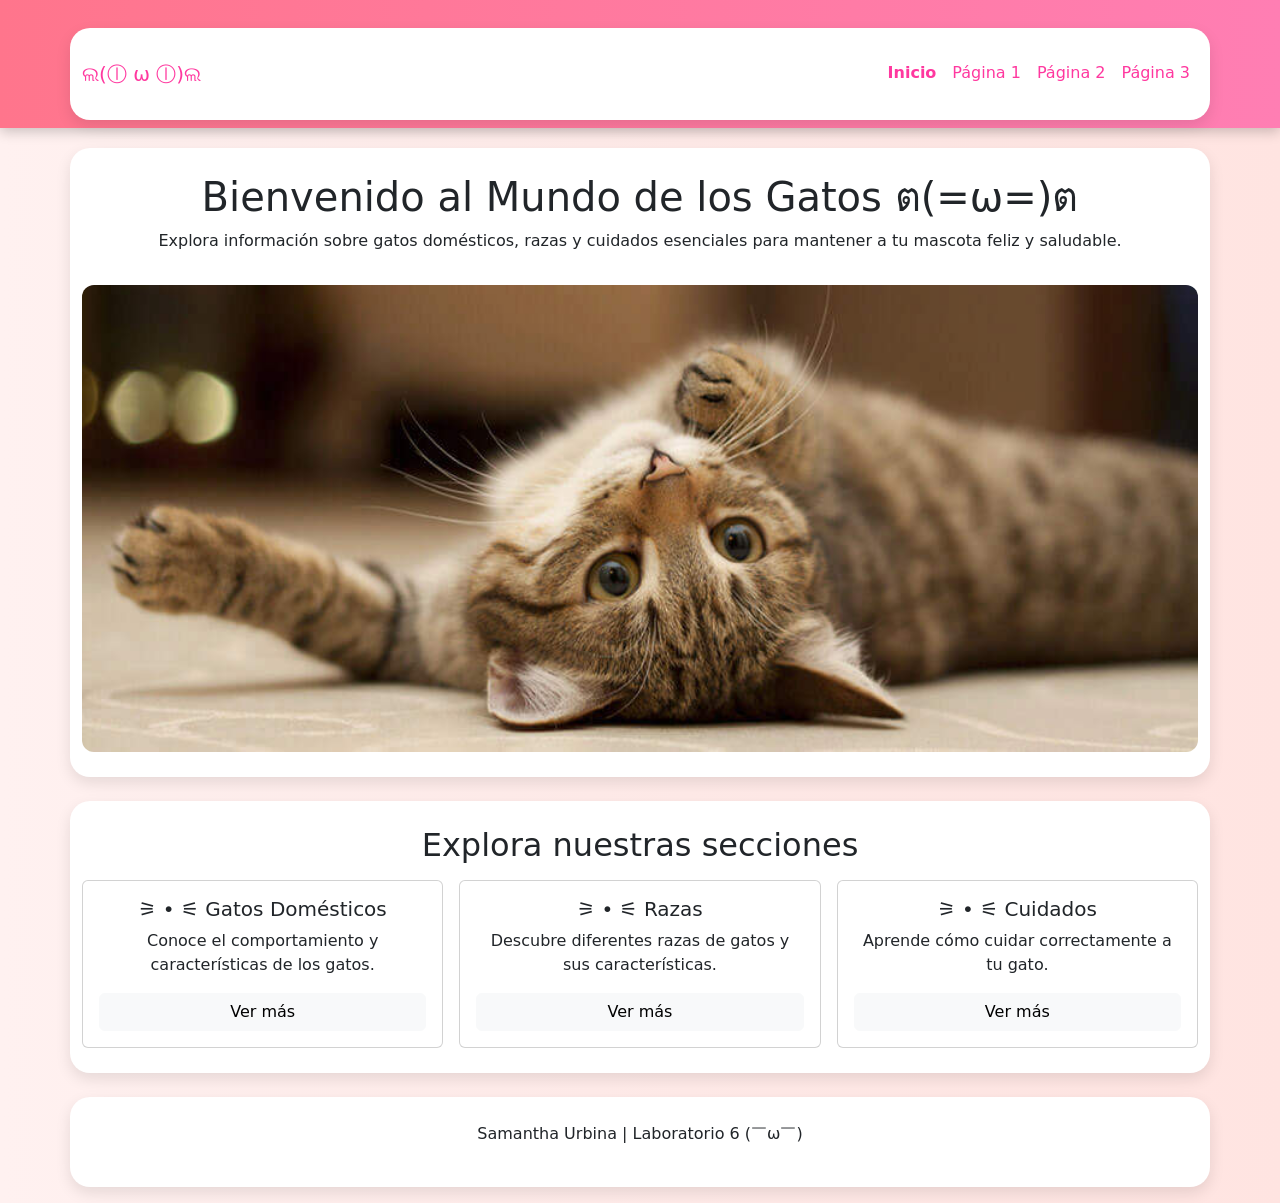
<file: index.html>
<!doctype html>
<html lang="es">
  <head>
    <meta charset="UTF-8" />
    <title>Inicio - Mundo de los Gatos</title>

    <link rel="stylesheet" href="styles.css" />
    <link
      href="https://cdn.jsdelivr.net/npm/bootstrap@5.3.0/dist/css/bootstrap.min.css"
      rel="stylesheet"
    />
  </head>

  <body>
    <nav class="navbar navbar-expand-lg">
      <div class="container">
        <a class="navbar-brand" href="index.html">ଲ(ⓛ ω ⓛ)ଲ</a>

        <button
          class="navbar-toggler"
          type="button"
          data-bs-toggle="collapse"
          data-bs-target="#menu"
        >
          <span class="navbar-toggler-icon"></span>
        </button>

        <div class="collapse navbar-collapse" id="menu">
          <div class="navbar-nav ms-auto">
            <a class="nav-link active" href="index.html">Inicio</a>
            <a class="nav-link" href="pagina1.html">Página 1</a>
            <a class="nav-link" href="pagina2.html">Página 2</a>
            <a class="nav-link" href="pagina3.html">Página 3</a>
          </div>
        </div>
      </div>
    </nav>

    <div class="container text-center">
      <h1>Bienvenido al Mundo de los Gatos ต(=ω=)ต</h1>

      <p>
        Explora información sobre gatos domésticos, razas y cuidados esenciales
        para mantener a tu mascota feliz y saludable.
      </p>

      <img src="img/catt.jpg" class="img-fluid mt-3" />
    </div>

    <div class="container mt-4">
      <h2 class="text-center mb-3">Explora nuestras secciones</h2>

      <div class="row g-3">
        <div class="col-md-4">
          <div class="card text-center p-3">
            <h5>⚞ • ⚟ Gatos Domésticos</h5>
            <p>Conoce el comportamiento y características de los gatos.</p>
            <a href="pagina1.html" class="btn btn-light">Ver más</a>
          </div>
        </div>

        <div class="col-md-4">
          <div class="card text-center p-3">
            <h5>⚞ • ⚟ Razas</h5>
            <p>Descubre diferentes razas de gatos y sus características.</p>
            <a href="pagina2.html" class="btn btn-light">Ver más</a>
          </div>
        </div>

        <div class="col-md-4">
          <div class="card text-center p-3">
            <h5>⚞ • ⚟ Cuidados</h5>
            <p>Aprende cómo cuidar correctamente a tu gato.</p>
            <a href="pagina3.html" class="btn btn-light">Ver más</a>
          </div>
        </div>
      </div>
    </div>

    <div class="container text-center mt-4 mb-3">
      <p>Samantha Urbina | Laboratorio 6 (￣ω￣)</p>
    </div>

    <script src="https://cdn.jsdelivr.net/npm/bootstrap@5.3.0/dist/js/bootstrap.bundle.min.js"></script>
  </body>
</html>
</file>
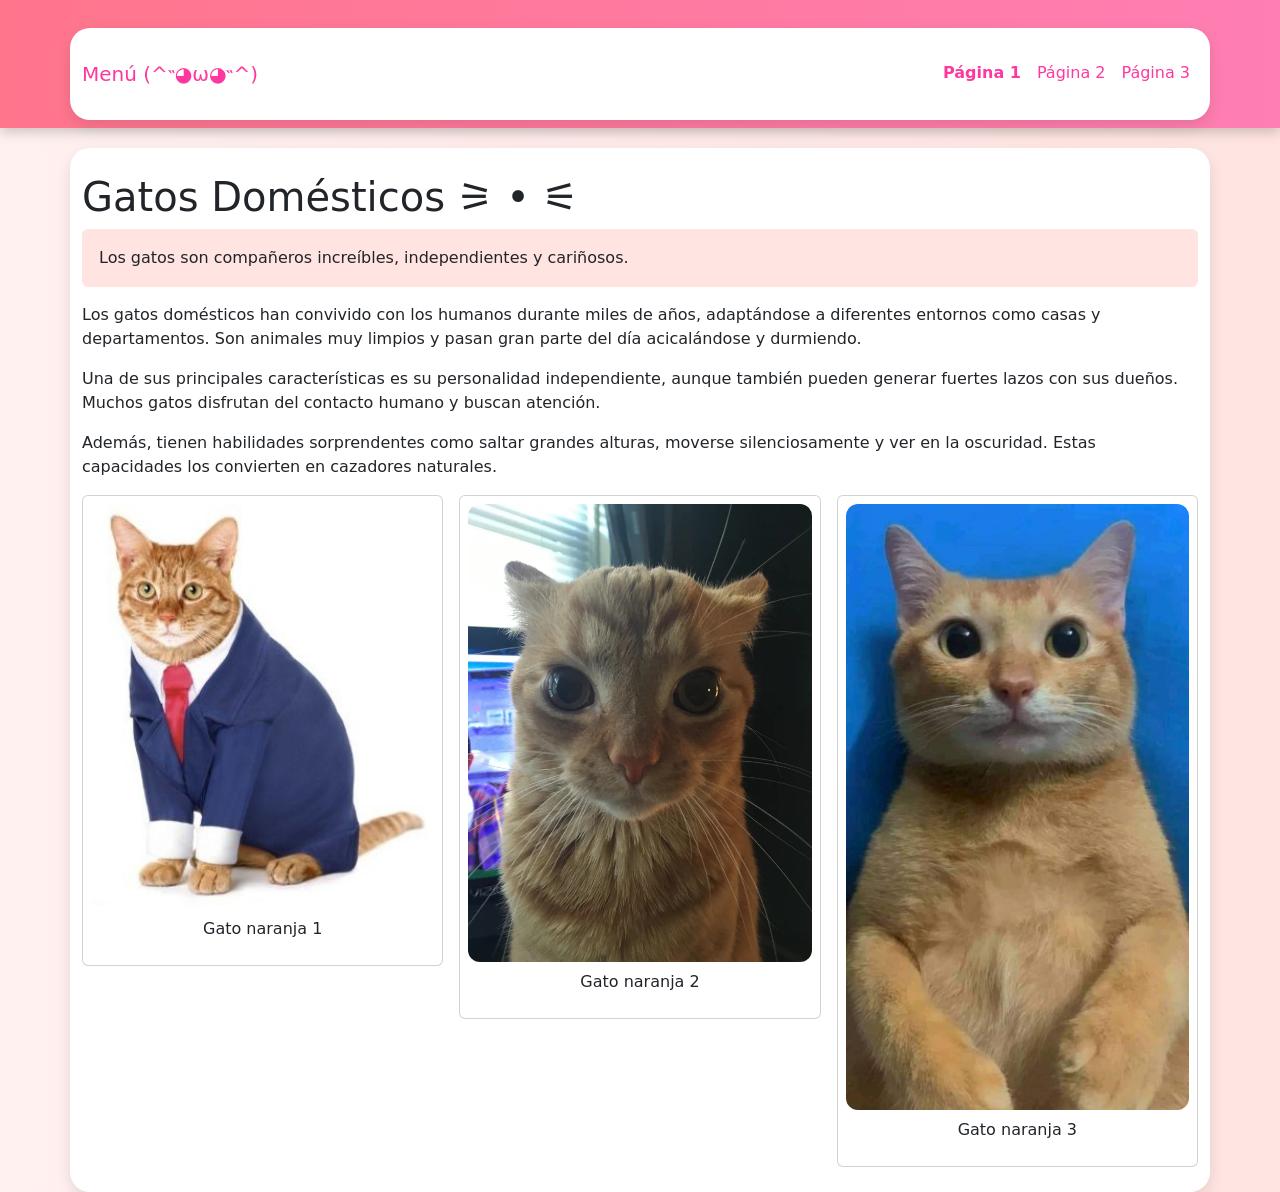
<file: pagina1.html>
<!doctype html>
<html lang="es">
  <head>
    <meta charset="UTF-8" />
    <title>Página 1</title>

    <link rel="stylesheet" href="styles.css" />
    <link
      href="https://cdn.jsdelivr.net/npm/bootstrap@5.3.0/dist/css/bootstrap.min.css"
      rel="stylesheet"
    />
  </head>

  <body>
    <nav class="navbar navbar-expand-lg">
      <div class="container">
        <a class="navbar-brand" href="index.html">Menú (^˵◕ω◕˵^)</a>

        <button
          class="navbar-toggler"
          type="button"
          data-bs-toggle="collapse"
          data-bs-target="#menu"
        >
          <span class="navbar-toggler-icon"></span>
        </button>

        <div class="collapse navbar-collapse" id="menu">
          <div class="navbar-nav ms-auto">
            <a class="nav-link active" href="pagina1.html">Página 1</a>
            <a class="nav-link" href="pagina2.html">Página 2</a>
            <a class="nav-link" href="pagina3.html">Página 3</a>
          </div>
        </div>
      </div>
    </nav>

    <div class="container">
      <h1>Gatos Domésticos ⚞ • ⚟</h1>

      <div class="alert" style="background: #ffe4e1">
        Los gatos son compañeros increíbles, independientes y cariñosos.
      </div>

      <p>
        Los gatos domésticos han convivido con los humanos durante miles de
        años, adaptándose a diferentes entornos como casas y departamentos. Son
        animales muy limpios y pasan gran parte del día acicalándose y
        durmiendo.
      </p>

      <p>
        Una de sus principales características es su personalidad independiente,
        aunque también pueden generar fuertes lazos con sus dueños. Muchos gatos
        disfrutan del contacto humano y buscan atención.
      </p>

      <p>
        Además, tienen habilidades sorprendentes como saltar grandes alturas,
        moverse silenciosamente y ver en la oscuridad. Estas capacidades los
        convierten en cazadores naturales.
      </p>

      <div class="row g-3">
        <div class="col-md-4">
          <div class="card p-2">
            <img src="img/cat0.jpg" />
            <p class="text-center mt-2">Gato naranja 1</p>
          </div>
        </div>

        <div class="col-md-4">
          <div class="card p-2">
            <img src="img/cat2.webp" />
            <p class="text-center mt-2">Gato naranja 2</p>
          </div>
        </div>

        <div class="col-md-4">
          <div class="card p-2">
            <img src="img/cat3.jpg" />
            <p class="text-center mt-2">Gato naranja 3</p>
          </div>
        </div>
      </div>
    </div>
  </body>
</html>
</file>
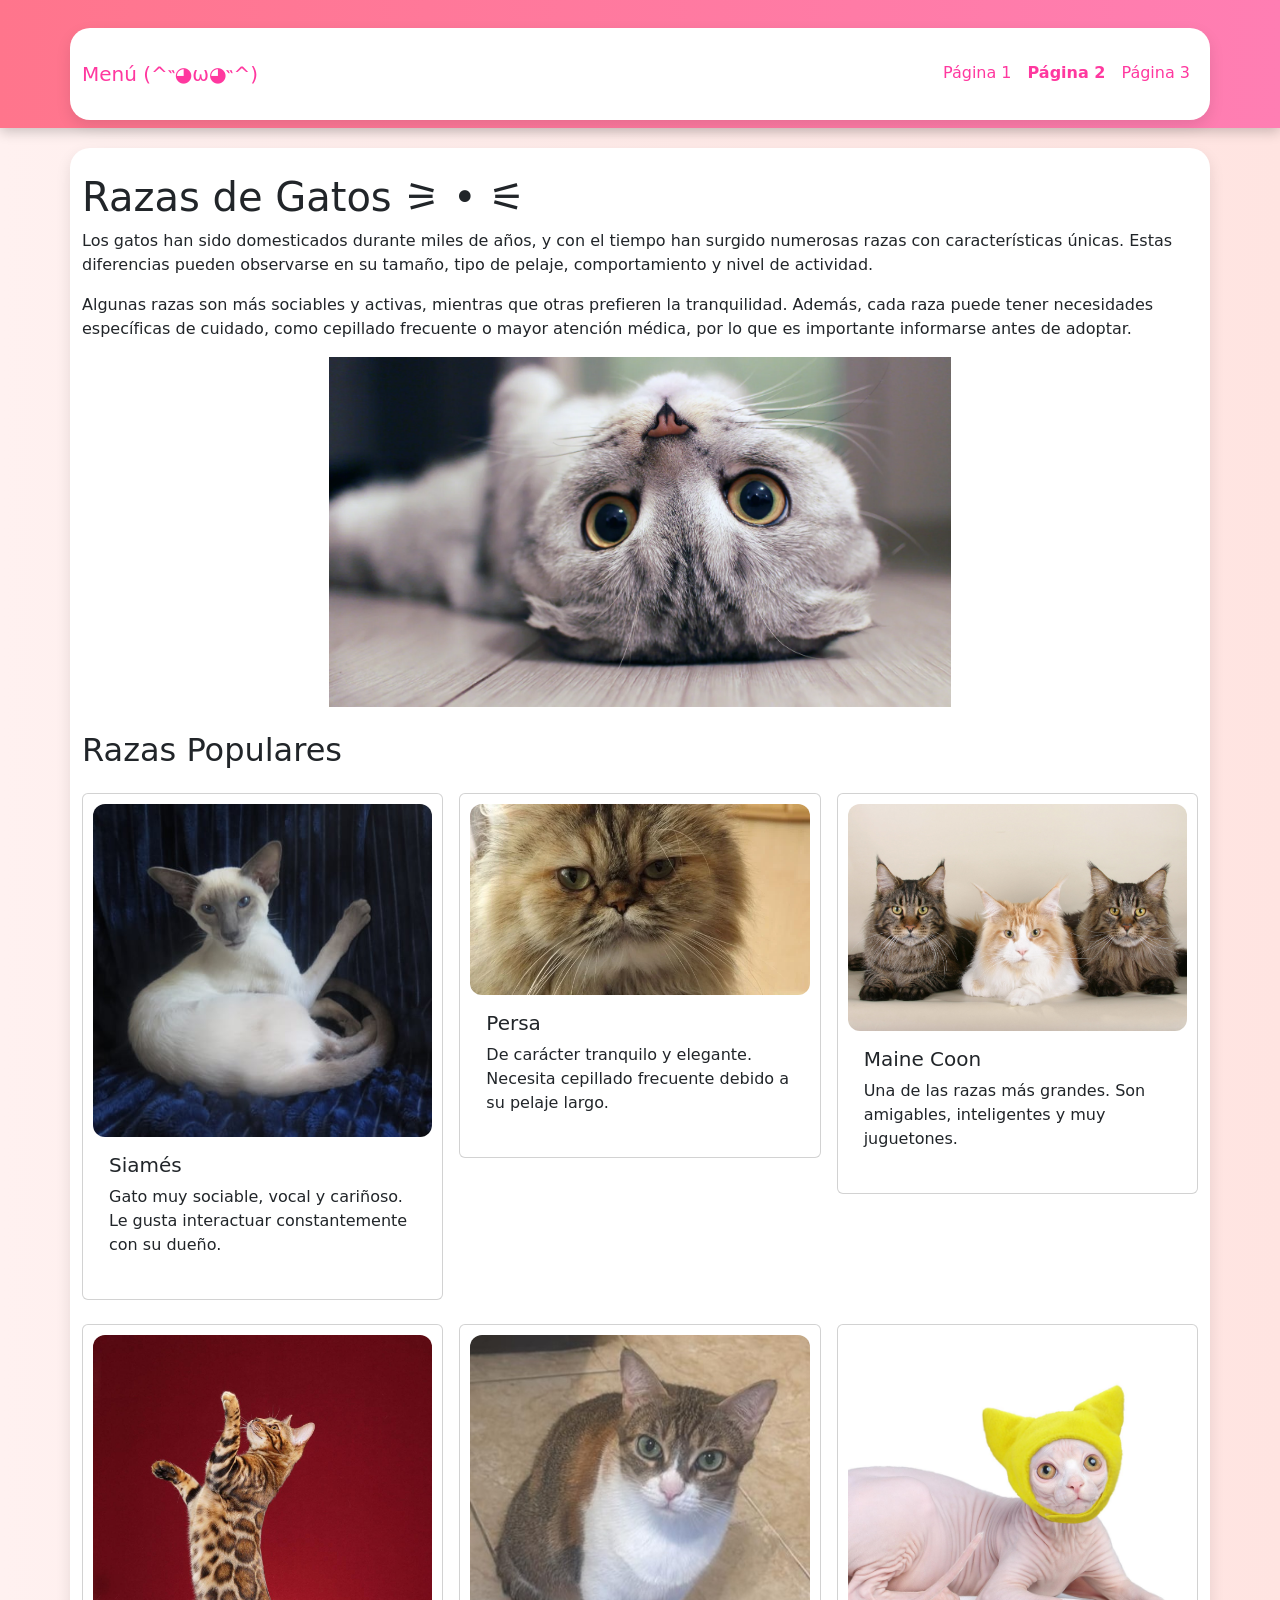
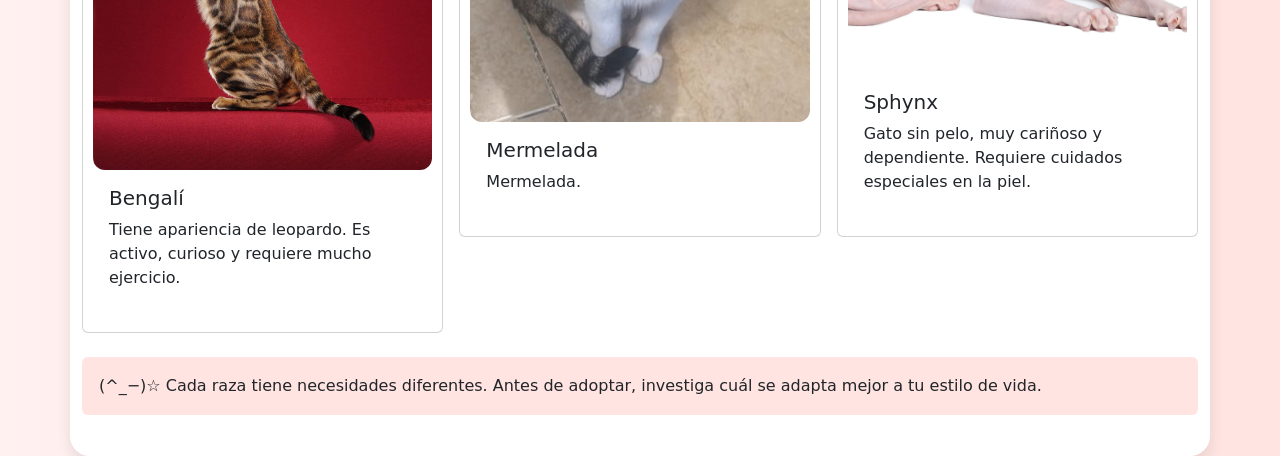
<file: pagina2.html>
<!doctype html>
<html lang="es">
  <head>
    <meta charset="UTF-8" />
    <title>Página 2 - Razas de gatos</title>

    <link rel="stylesheet" href="styles.css" />
    <link
      href="https://cdn.jsdelivr.net/npm/bootstrap@5.3.0/dist/css/bootstrap.min.css"
      rel="stylesheet"
    />
  </head>

  <body>
    <nav class="navbar navbar-expand-lg">
      <div class="container">
        <a class="navbar-brand" href="index.html">Menú (^˵◕ω◕˵^)</a>

        <button
          class="navbar-toggler"
          type="button"
          data-bs-toggle="collapse"
          data-bs-target="#menu"
        >
          <span class="navbar-toggler-icon"></span>
        </button>

        <div class="collapse navbar-collapse" id="menu">
          <div class="navbar-nav ms-auto">
            <a class="nav-link" href="pagina1.html">Página 1</a>
            <a class="nav-link active" href="pagina2.html">Página 2</a>
            <a class="nav-link" href="pagina3.html">Página 3</a>
          </div>
        </div>
      </div>
    </nav>

    <div class="container">
      <h1>Razas de Gatos ⚞ • ⚟</h1>

      <p>
        Los gatos han sido domesticados durante miles de años, y con el tiempo
        han surgido numerosas razas con características únicas. Estas
        diferencias pueden observarse en su tamaño, tipo de pelaje,
        comportamiento y nivel de actividad.
      </p>

      <p>
        Algunas razas son más sociables y activas, mientras que otras prefieren
        la tranquilidad. Además, cada raza puede tener necesidades específicas
        de cuidado, como cepillado frecuente o mayor atención médica, por lo que
        es importante informarse antes de adoptar.
      </p>

      <div id="carouselExample" class="carousel slide mt-3">
        <div class="carousel-inner">
          <div class="carousel-item active">
            <img src="img/cat1.webp" class="d-block w-100" />
          </div>
        </div>
      </div>

      <h2 class="mt-4">Razas Populares</h2>

      <div class="row g-3 mt-2">
        <div class="col-md-4">
          <div class="card">
            <img src="img/gatosiameschistoso.jpg" />
            <div class="card-body">
              <h5>Siamés</h5>
              <p>
                Gato muy sociable, vocal y cariñoso. Le gusta interactuar
                constantemente con su dueño.
              </p>
            </div>
          </div>
        </div>

        <div class="col-md-4">
          <div class="card">
            <img src="img/persa.webp" />
            <div class="card-body">
              <h5>Persa</h5>
              <p>
                De carácter tranquilo y elegante. Necesita cepillado frecuente
                debido a su pelaje largo.
              </p>
            </div>
          </div>
        </div>

        <div class="col-md-4">
          <div class="card">
            <img src="img/lospapusyyo.jpg" />
            <div class="card-body">
              <h5>Maine Coon</h5>
              <p>
                Una de las razas más grandes. Son amigables, inteligentes y muy
                juguetones.
              </p>
            </div>
          </div>
        </div>
      </div>

      <div class="row g-3 mt-2">
        <div class="col-md-4">
          <div class="card">
            <img src="img/bengali.jpg" />
            <div class="card-body">
              <h5>Bengalí</h5>
              <p>
                Tiene apariencia de leopardo. Es activo, curioso y requiere
                mucho ejercicio.
              </p>
            </div>
          </div>
        </div>

        <div class="col-md-4">
          <div class="card">
            <img src="img/jamthecat.jpg" />
            <div class="card-body">
              <h5>Mermelada</h5>
              <p>Mermelada.</p>
            </div>
          </div>
        </div>

        <div class="col-md-4">
          <div class="card">
            <img src="img/gatopelon.jpg" />
            <div class="card-body">
              <h5>Sphynx</h5>
              <p>
                Gato sin pelo, muy cariñoso y dependiente. Requiere cuidados
                especiales en la piel.
              </p>
            </div>
          </div>
        </div>
      </div>

      <div class="alert mt-4" style="background: #ffe4e1">
        (^_−)☆ Cada raza tiene necesidades diferentes. Antes de adoptar,
        investiga cuál se adapta mejor a tu estilo de vida.
      </div>
    </div>

    <script src="https://cdn.jsdelivr.net/npm/bootstrap@5.3.0/dist/js/bootstrap.bundle.min.js"></script>
  </body>
</html>
</file>
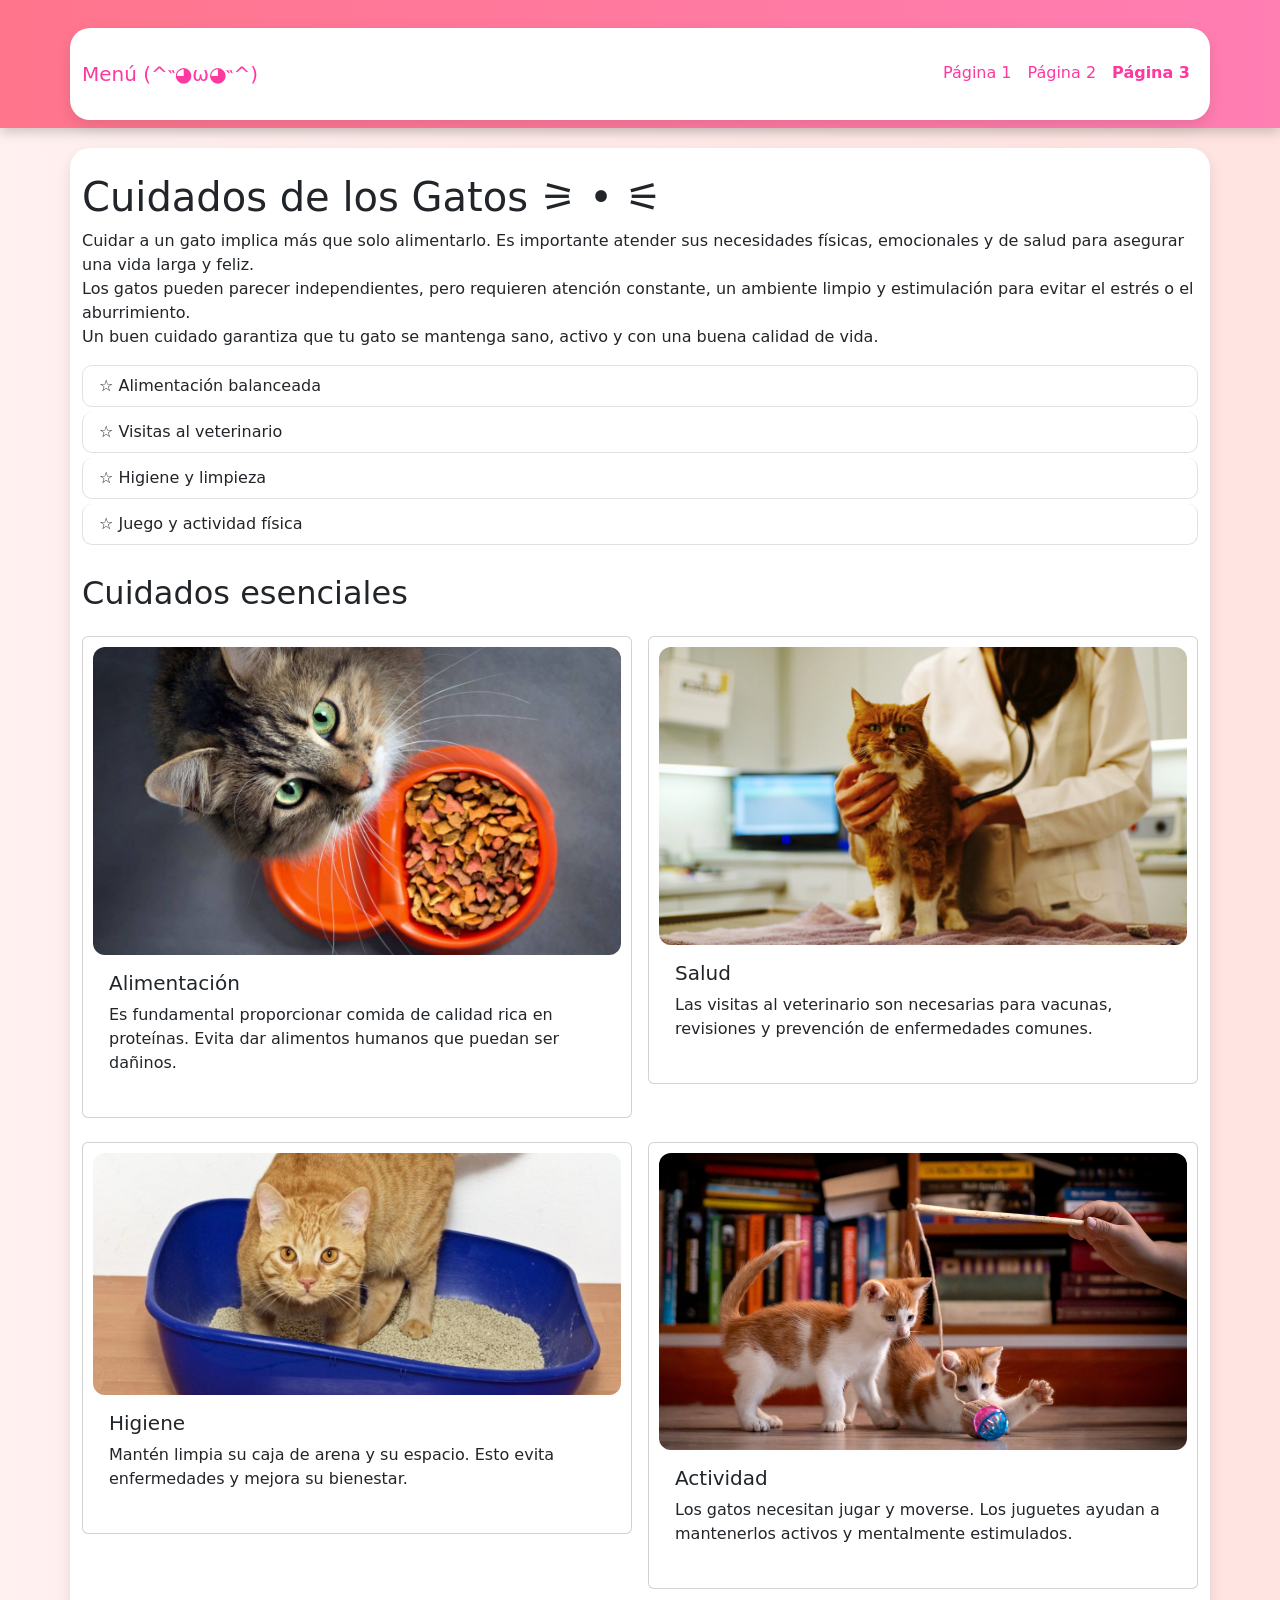
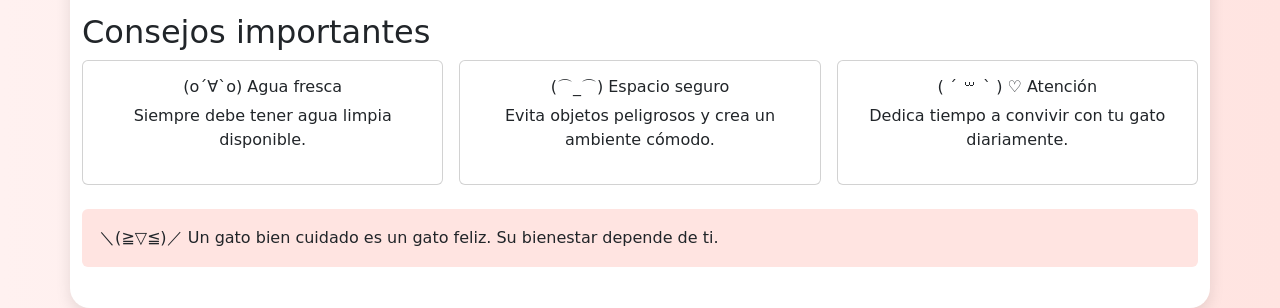
<file: pagina3.html>
<!doctype html>
<html lang="es">
  <head>
    <meta charset="UTF-8" />
    <title>Página 3 - Cuidados de gatos</title>

    <link rel="stylesheet" href="styles.css" />
    <link
      href="https://cdn.jsdelivr.net/npm/bootstrap@5.3.0/dist/css/bootstrap.min.css"
      rel="stylesheet"
    />
  </head>

  <body>
    <nav class="navbar navbar-expand-lg">
      <div class="container">
        <a class="navbar-brand" href="index.html">Menú (^˵◕ω◕˵^)</a>

        <button
          class="navbar-toggler"
          type="button"
          data-bs-toggle="collapse"
          data-bs-target="#menu"
        >
          <span class="navbar-toggler-icon"></span>
        </button>

        <div class="collapse navbar-collapse" id="menu">
          <div class="navbar-nav ms-auto">
            <a class="nav-link" href="pagina1.html">Página 1</a>
            <a class="nav-link" href="pagina2.html">Página 2</a>
            <a class="nav-link active" href="pagina3.html">Página 3</a>
          </div>
        </div>
      </div>
    </nav>

    <div class="container">
      <h1>Cuidados de los Gatos ⚞ • ⚟</h1>

      <p>
        Cuidar a un gato implica más que solo alimentarlo. Es importante atender
        sus necesidades físicas, emocionales y de salud para asegurar una vida
        larga y feliz. <br />
        Los gatos pueden parecer independientes, pero requieren atención
        constante, un ambiente limpio y estimulación para evitar el estrés o el
        aburrimiento.<br />Un buen cuidado garantiza que tu gato se mantenga
        sano, activo y con una buena calidad de vida.
      </p>

      <ul class="list-group mb-4">
        <li class="list-group-item">☆ Alimentación balanceada</li>
        <li class="list-group-item">☆ Visitas al veterinario</li>
        <li class="list-group-item">☆ Higiene y limpieza</li>
        <li class="list-group-item">☆ Juego y actividad física</li>
      </ul>

      <h2>Cuidados esenciales</h2>

      <div class="row g-3 mt-2">
        <div class="col-md-6">
          <div class="card">
            <img src="img/croqueta.jpg" />
            <div class="card-body">
              <h5>Alimentación</h5>
              <p>
                Es fundamental proporcionar comida de calidad rica en proteínas.
                Evita dar alimentos humanos que puedan ser dañinos.
              </p>
            </div>
          </div>
        </div>

        <div class="col-md-6">
          <div class="card">
            <img src="img/doctor.webp" />
            <div class="card-body">
              <h5>Salud</h5>
              <p>
                Las visitas al veterinario son necesarias para vacunas,
                revisiones y prevención de enfermedades comunes.
              </p>
            </div>
          </div>
        </div>
      </div>

      <div class="row g-3 mt-2">
        <div class="col-md-6">
          <div class="card">
            <img src="img/catkityycaaat.jpg" />
            <div class="card-body">
              <h5>Higiene</h5>
              <p>
                Mantén limpia su caja de arena y su espacio. Esto evita
                enfermedades y mejora su bienestar.
              </p>
            </div>
          </div>
        </div>

        <div class="col-md-6">
          <div class="card">
            <img src="img/meow.jpg" />
            <div class="card-body">
              <h5>Actividad</h5>
              <p>
                Los gatos necesitan jugar y moverse. Los juguetes ayudan a
                mantenerlos activos y mentalmente estimulados.
              </p>
            </div>
          </div>
        </div>
      </div>

      <h2 class="mt-4">Consejos importantes</h2>

      <div class="row g-3">
        <div class="col-md-4">
          <div class="card p-3 text-center">
            <h6>(o´∀`o) Agua fresca</h6>
            <p>Siempre debe tener agua limpia disponible.</p>
          </div>
        </div>

        <div class="col-md-4">
          <div class="card p-3 text-center">
            <h6>(⌒_⌒) Espacio seguro</h6>
            <p>Evita objetos peligrosos y crea un ambiente cómodo.</p>
          </div>
        </div>

        <div class="col-md-4">
          <div class="card p-3 text-center">
            <h6>( ´ ꒳ ` ) ♡ Atención</h6>
            <p>Dedica tiempo a convivir con tu gato diariamente.</p>
          </div>
        </div>
      </div>

      <div class="alert mt-4" style="background: #ffe4e1">
        ＼(≧▽≦)／ Un gato bien cuidado es un gato feliz. Su bienestar depende de
        ti.
      </div>
    </div>
  </body>
</html>
</file>
<file: styles.css>
body {
  background: linear-gradient(to right, #fff1f0, #ffe4e1);
  font-family: "Segoe UI", sans-serif;
  line-height: 1.5;
}

.navbar {
  background: linear-gradient(90deg, #ff758c, #ff7eb3);
  box-shadow: 0 4px 12px rgba(0, 0, 0, 0.2);
}

.navbar-brand,
.nav-link {
  color: #ff389f !important;
  font-weight: 500;
}

.nav-link:hover {
  color: #ffeaea !important;
  transform: scale(1.05);
}

.nav-link.active {
  font-weight: bold;
  border-bottom: 2px solid white;
}

.navbar-toggler {
  border-color: white;
}

.navbar-toggler-icon {
  filter: invert(1);
}

.container {
  background: white;
  padding: 25px;
  border-radius: 20px;
  margin-top: 20px;
  box-shadow: 0 6px 15px rgba(0, 0, 0, 0.1);
}

h1 {
  color: #ff5e78;
  font-weight: bold;
}

p {
  margin-bottom: 8px;
}

.card {
  border: none;
  border-radius: 15px;
  padding: 10px;
  background: #fff5f7;
  transition: 0.3s;
}

.card:hover {
  transform: translateY(-5px);
}

img {
  width: 100%;
  height: auto;
  border-radius: 12px;
}

.carousel img {
  max-height: 350px;
  object-fit: contain;
}

.list-group-item {
  border: none;
  background: #ffe3ea;
  border-radius: 10px !important;
  margin-bottom: 5px;
}

@media (max-width: 768px) {
  .container {
    padding: 15px;
  }

  h1 {
    font-size: 1.6rem;
  }
}
</file>
